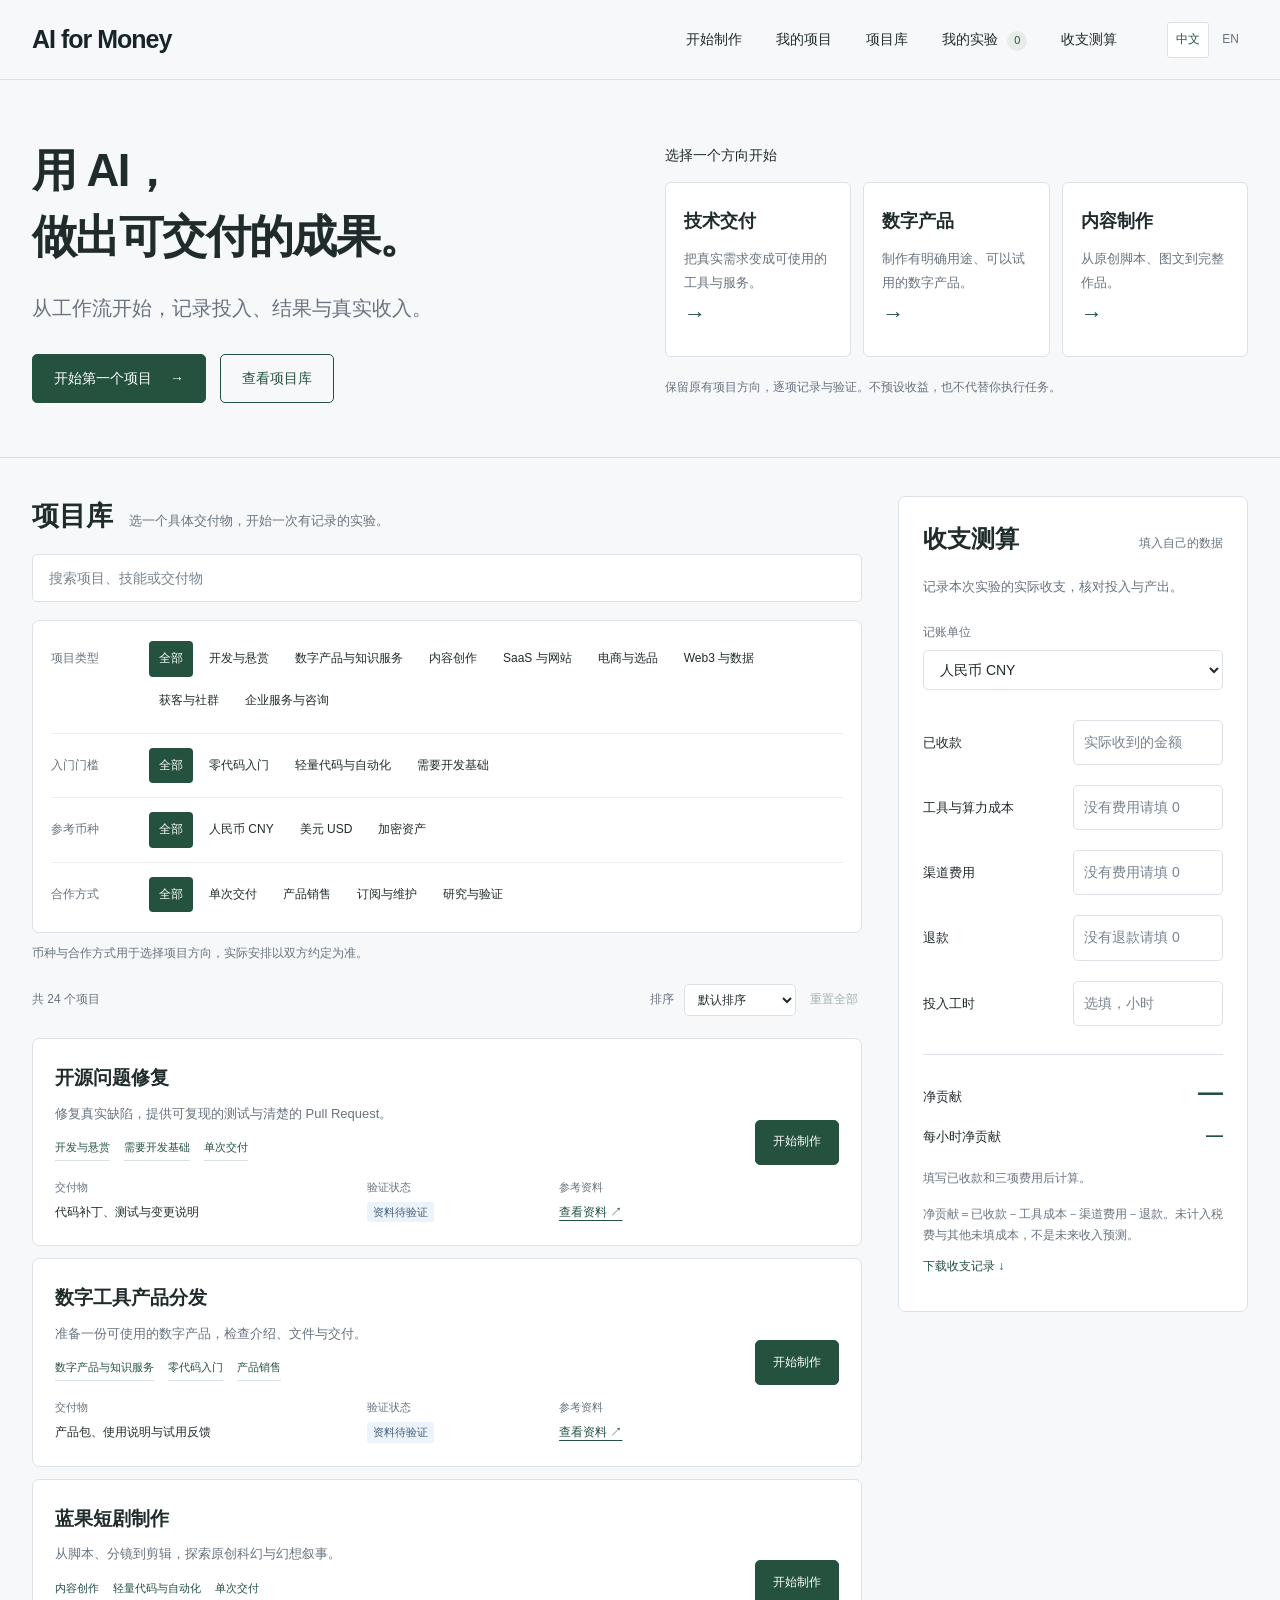
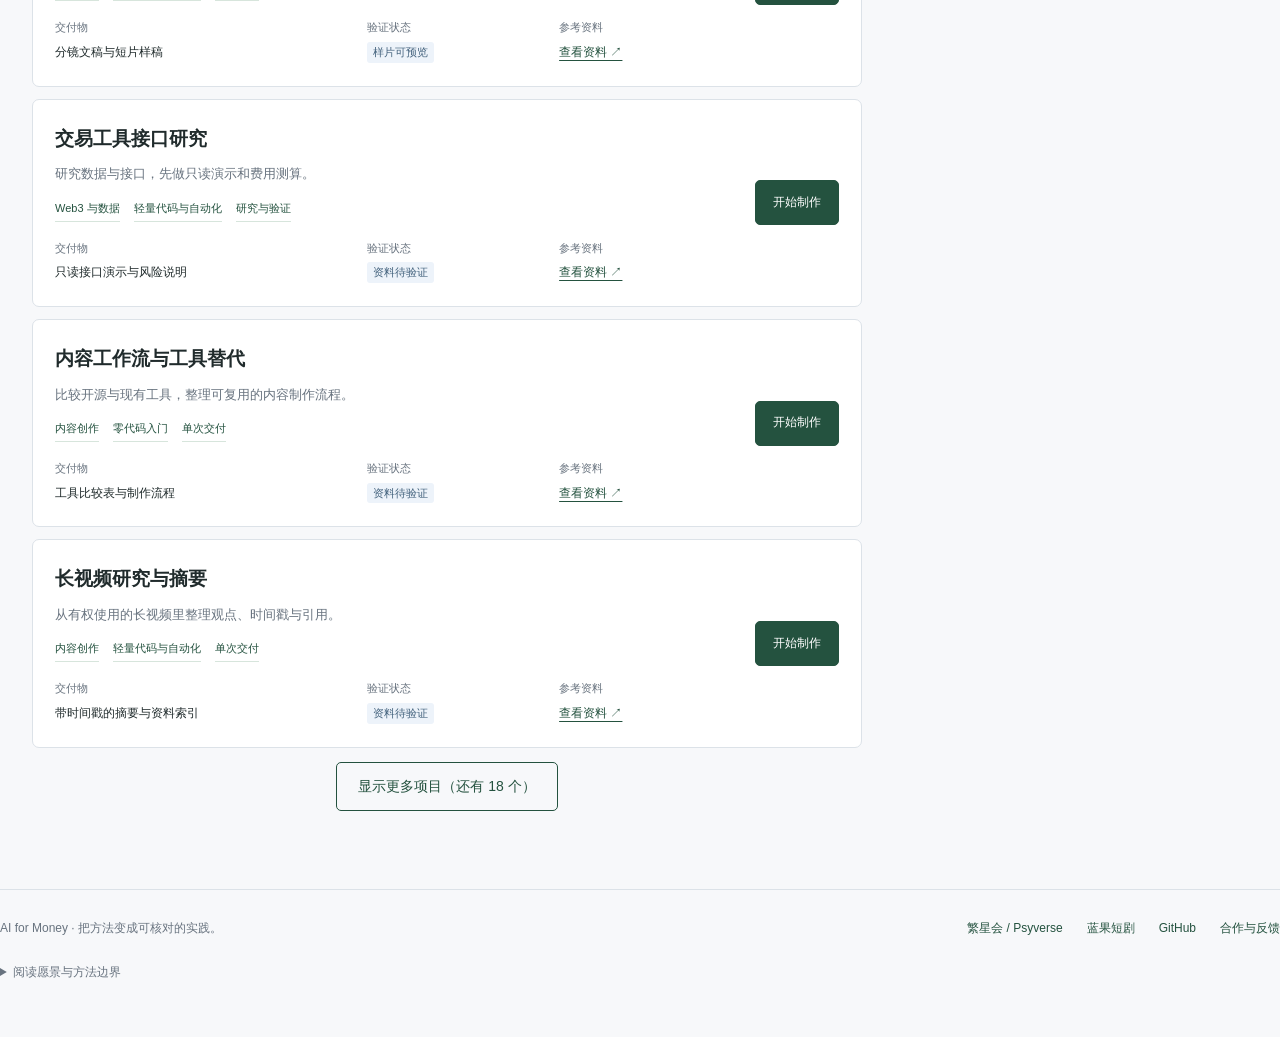
<file: index.html>
<!doctype html><html lang="zh-CN"><head><meta charset="utf-8"><meta name="viewport" content="width=device-width,initial-scale=1"><title>AI for Money · 从工作流到真实交付</title><meta name="description" content="探索 AI 辅助的技术交付、数字产品与内容制作。筛选二十四个项目方向，记录自己的实验、投入、结果与真实收入。"><link rel="canonical" href="https://ai-for-money.psyverse.fun/"><meta name="theme-color" content="#f7f8fa"><meta property="og:title" content="AI for Money · 用 AI，做出可交付的成果。"><meta property="og:description" content="从工作流开始，记录投入、结果与真实收入。"><meta property="og:image" content="https://ai-for-money.psyverse.fun/og.png"><link rel="stylesheet" href="/workbench.css"><script src="/i18n.js" defer></script><script src="/workbench.js" defer></script><script defer src="https://analytics-dashboard-two-blue.vercel.app/tracker.js"></script></head><body><a class="skip" href="#main">跳至正文</a><header class="header"><a class="brand" href="#top">AI for Money</a><nav aria-label="主导航"><a href="/start.html">开始制作</a><a href="/works.html">我的项目</a><a href="#library">项目库</a><button id="open-experiments" type="button">我的实验 <span id="experiment-count">0</span></button><a href="#calculator">收支测算</a></nav><div class="language-switch" role="group" aria-label="Language"><button type="button" data-language="zh" aria-pressed="true" lang="zh-CN">中文</button><button type="button" data-language="en" aria-pressed="false" lang="en">EN</button></div></header><main id="main"><section class="hero" id="top"><div><h1>用 AI，<br>做出可交付的成果。</h1><p>从工作流开始，记录投入、结果与真实收入。</p><div class="actions"><a class="button primary" href="/start.html">开始第一个项目 <span aria-hidden="true">→</span></a><a class="button" href="#library">查看项目库</a></div></div><div class="start" id="start"><h2>选择一个方向开始</h2><div class="start-grid"><button type="button" data-start="tech"><strong>技术交付</strong><span>把真实需求变成可使用的工具与服务。</span><span aria-hidden="true">→</span></button><button type="button" data-start="digital"><strong>数字产品</strong><span>制作有明确用途、可以试用的数字产品。</span><span aria-hidden="true">→</span></button><button type="button" data-start="content"><strong>内容制作</strong><span>从原创脚本、图文到完整作品。</span><span aria-hidden="true">→</span></button></div><p class="small muted">保留原有项目方向，逐项记录与验证。不预设收益，也不代替你执行任务。</p></div></section><div class="workspace"><section id="library" class="library"><div class="section-head"><h2>项目库</h2><p>选一个具体交付物，开始一次有记录的实验。</p></div><label class="search-label" for="search">搜索项目、技能或交付物</label><input type="search" id="search" placeholder="搜索项目、技能或交付物" autocomplete="off"><div class="filter-matrix" aria-label="组合筛选"><div class="facet-row"><span class="facet-label">项目类型</span><div class="facet-options" role="group" aria-label="项目类型"><button type="button" data-dimension="type" data-value="all" aria-pressed="true">全部</button><button type="button" data-dimension="type" data-value="dev" aria-pressed="false">开发与悬赏</button><button type="button" data-dimension="type" data-value="vending" aria-pressed="false">数字产品与知识服务</button><button type="button" data-dimension="type" data-value="content" aria-pressed="false">内容创作</button><button type="button" data-dimension="type" data-value="saas" aria-pressed="false">SaaS 与网站</button><button type="button" data-dimension="type" data-value="ecommerce" aria-pressed="false">电商与选品</button><button type="button" data-dimension="type" data-value="web3" aria-pressed="false">Web3 与数据</button><button type="button" data-dimension="type" data-value="traffic" aria-pressed="false">获客与社群</button><button type="button" data-dimension="type" data-value="consulting" aria-pressed="false">企业服务与咨询</button></div></div><div class="facet-row"><span class="facet-label">入门门槛</span><div class="facet-options" role="group" aria-label="入门门槛"><button type="button" data-dimension="difficulty" data-value="all" aria-pressed="true">全部</button><button type="button" data-dimension="difficulty" data-value="no-code" aria-pressed="false">零代码入门</button><button type="button" data-dimension="difficulty" data-value="low-code" aria-pressed="false">轻量代码与自动化</button><button type="button" data-dimension="difficulty" data-value="hardcore" aria-pressed="false">需要开发基础</button></div></div><div class="facet-row"><span class="facet-label">参考币种</span><div class="facet-options" role="group" aria-label="参考币种"><button type="button" data-dimension="currency" data-value="all" aria-pressed="true">全部</button><button type="button" data-dimension="currency" data-value="cny" aria-pressed="false">人民币 CNY</button><button type="button" data-dimension="currency" data-value="usd" aria-pressed="false">美元 USD</button><button type="button" data-dimension="currency" data-value="crypto" aria-pressed="false">加密资产</button></div></div><div class="facet-row"><span class="facet-label">合作方式</span><div class="facet-options" role="group" aria-label="合作方式"><button type="button" data-dimension="model" data-value="all" aria-pressed="true">全部</button><button type="button" data-dimension="model" data-value="once" aria-pressed="false">单次交付</button><button type="button" data-dimension="model" data-value="product" aria-pressed="false">产品销售</button><button type="button" data-dimension="model" data-value="subscription" aria-pressed="false">订阅与维护</button><button type="button" data-dimension="model" data-value="research" aria-pressed="false">研究与验证</button></div></div></div><p class="small muted facet-note">币种与合作方式用于选择项目方向，实际安排以双方约定为准。</p><div id="active-filters" class="active-filters" aria-label="已选筛选条件"></div><div class="results-toolbar"><span id="result-count" class="small muted" role="status">正在加载资料…</span><div class="result-actions"><label for="project-sort">排序</label><select id="project-sort"><option value="default">默认排序</option><option value="difficulty">入门门槛优先</option><option value="name">名称排序</option></select><button type="button" class="text-button" id="reset-all-filters" disabled>重置全部</button></div></div><div id="project-list"></div><noscript><p>启用 JavaScript 可筛选项目、管理实验与计算收支。<a href="/recipes.json">也可读取完整项目资料。</a></p></noscript></section><aside class="calculator" id="calculator" aria-labelledby="calculator-title"><div class="section-head"><h2 id="calculator-title">收支测算</h2><span class="small muted">填入自己的数据</span></div><p class="muted">记录本次实验的实际收支，核对投入与产出。</p><form id="cost-form"><label for="currency">记账单位</label><select id="currency" name="currency"><option value="CNY">人民币 CNY</option><option value="USD">美元 USD</option></select><div class="cost-fields"><label for="cost-received">已收款<input id="cost-received" name="received" type="number" min="0" max="1000000000000" step="0.01" inputmode="decimal" placeholder="实际收到的金额"></label><label for="cost-tools">工具与算力成本<input id="cost-tools" name="tools" type="number" min="0" max="1000000000000" step="0.01" inputmode="decimal" placeholder="没有费用请填 0"></label><label for="cost-fees">渠道费用<input id="cost-fees" name="fees" type="number" min="0" max="1000000000000" step="0.01" inputmode="decimal" placeholder="没有费用请填 0"></label><label for="cost-refunds">退款<input id="cost-refunds" name="refunds" type="number" min="0" max="1000000000000" step="0.01" inputmode="decimal" placeholder="没有退款请填 0"></label><label for="cost-hours">投入工时<input id="cost-hours" name="hours" type="number" min="0" max="1000000000000" step="0.1" inputmode="decimal" placeholder="选填，小时"></label></div><div class="cost-result" aria-live="polite"><div><span>净贡献</span><output id="net-result">—</output></div><div><span>每小时净贡献</span><output id="hourly-result">—</output></div><p id="cost-message" class="small muted">填写已收款和三项费用后计算。</p></div><p class="small muted formula">净贡献＝已收款－工具成本－渠道费用－退款。未计入税费与其他未填成本，不是未来收入预测。</p><button type="button" id="export-cost" class="text-button">下载收支记录 ↓</button></form></aside></div></main><footer><p>AI for Money · 把方法变成可核对的实践。</p><div><a href="https://psyverse.fun/">繁星会 / Psyverse</a><a href="https://bluefruit.psyverse.fun/">蓝果短剧</a><a href="https://github.com/gewenbo888/ai-for-money">GitHub</a><a href="mailto:gewenbo888@gmail.com">合作与反馈</a></div><details><summary>阅读愿景与方法边界</summary><p>我们关注 AI 如何帮助个人提高交付能力，并通过真实需求获得回报。项目库是研究与实验起点；资料状态、自己勾选的进度和实际收款是不同的记录。界面不会自动下单、交易、发送消息或启动赚钱任务。</p><a href="https://github.com/gewenbo888/ai-for-money/blob/main/MANIFESTO_8_BILLION.md">查看原始愿景文稿 ↗</a></details></footer><dialog id="project-dialog" aria-labelledby="project-title"><button type="button" class="dialog-close" aria-label="关闭项目详情">×</button><div id="project-detail"></div></dialog><dialog id="experiments-dialog" aria-labelledby="experiments-title"><button type="button" class="dialog-close" aria-label="关闭我的实验">×</button><h2 id="experiments-title">我的实验</h2><p class="muted small">保存在当前浏览器。勾选表示你自己的记录，不代表平台核验。</p><div id="experiment-list"></div><button type="button" class="button" id="export-experiments">下载实验记录 ↓</button></dialog><p class="toast" id="toast" role="status" hidden></p></body></html>
</file>
<file: workbench.css>
:root{--bg:#f7f8fa;--surface:#fff;--ink:#202b2c;--muted:#68737f;--green:#24523f;--line:#dce2e8;--soft:#eef2f3;--sans:-apple-system,BlinkMacSystemFont,"PingFang SC","Microsoft YaHei",sans-serif;color-scheme:light;scroll-padding-top:92px}*{box-sizing:border-box}html{scroll-behavior:smooth}body{margin:0;background:var(--bg);color:var(--ink);font:16px/1.8 var(--sans)}button,input,select,textarea{font:inherit}button,a,input,textarea,select{-webkit-tap-highlight-color:transparent}button{cursor:pointer}a{color:var(--green);text-underline-offset:4px}button:focus-visible,a:focus-visible,input:focus-visible,textarea:focus-visible,select:focus-visible,summary:focus-visible{outline:2px solid var(--green);outline-offset:4px}button[hidden],[hidden]{display:none!important}h1,h2,h3,p{margin:0}button{color:inherit}.skip{position:fixed;left:12px;top:10px;z-index:50;padding:10px;background:var(--green);color:white;transform:translateY(-180%)}.skip:focus{transform:none}.header{display:flex;align-items:center;gap:50px;border-bottom:1px solid var(--line);padding:20px max(32px,calc((100vw - 1440px)/2));min-height:80px}.brand{font-size:25px;line-height:1.4;font-weight:700;color:#17252a;text-decoration:none;letter-spacing:-.04em}.header nav{display:flex;gap:34px;align-items:center;font-size:14px}.header nav a,.header nav button{color:var(--ink);text-decoration:none;white-space:nowrap}.header nav button{border:0;background:none;padding:6px 0}#experiment-count{display:inline-block;min-width:20px;text-align:center;margin-left:5px;font-size:11px;color:var(--green);background:#e6ede9;border-radius:20px;padding:0 5px}.hero{max-width:1504px;margin:auto;padding:58px 32px 54px;display:grid;grid-template-columns:minmax(0,1fr) minmax(0,1fr);gap:50px;align-items:center;border-bottom:1px solid var(--line)}.hero h1{font-size:clamp(36px,3.55vw,55px);font-weight:650;letter-spacing:-.035em;line-height:1.45}.hero>div>p{margin-top:20px;color:var(--muted);font-size:20px}.actions{display:flex;gap:14px;flex-wrap:wrap;margin-top:28px;align-items:center}.button{display:inline-flex;align-items:center;justify-content:center;gap:18px;border:1px solid var(--green);background:none;border-radius:5px;color:var(--green);padding:11px 21px;min-height:45px;text-decoration:none;font-size:14px;font-weight:500}.button.primary{background:var(--green);color:#fff}.button:hover{background:#eaf0ec}.button.primary:hover{background:#153f2d}.start{scroll-margin-top:30px}.start h2{font-size:14px;font-weight:500;margin-bottom:14px}.start-grid{display:grid;grid-template-columns:repeat(3,minmax(0,1fr));gap:12px}.start-grid button{min-width:0;display:flex;flex-direction:column;align-items:flex-start;text-align:left;padding:22px 18px;border:1px solid var(--line);border-radius:6px;background:var(--surface);min-height:174px}.start-grid button:hover{border-color:var(--green);background:#f0f7f2}.start-grid strong{font-size:18px;font-weight:600}.start-grid span{font-size:13px;color:var(--muted);margin-top:10px}.start-grid span:last-child{font-size:22px;color:var(--green);margin-top:auto}.start>p{margin-top:14px}.small{font-size:12px;line-height:1.8}.muted{color:var(--muted)}.workspace{max-width:1504px;margin:auto;padding:38px 32px 64px;display:grid;grid-template-columns:minmax(0,1fr) 350px;gap:36px;align-items:start}.section-head{display:flex;align-items:baseline;gap:16px;margin-bottom:18px;flex-wrap:wrap}.section-head h2{font-size:27px;line-height:1.5;font-weight:600}.section-head p{font-size:13px;color:var(--muted)}.library{min-width:0;scroll-margin-top:28px}.search-label{position:absolute;width:1px;height:1px;overflow:hidden;clip-path:inset(50%)}input,select,textarea{color:var(--ink);border:1px solid var(--line);background:var(--surface);border-radius:5px;padding:10px 12px;min-width:0;max-width:100%;font-size:14px}input::placeholder,textarea::placeholder{color:#78848f}#search{width:100%;min-height:48px;padding-inline:16px}.filter-row{display:flex;align-items:center;justify-content:space-between;gap:12px;margin:14px 0 20px;flex-wrap:wrap}.filters{display:flex;gap:7px;flex-wrap:wrap}.filters button{background:#edf0f2;border:0;border-radius:5px;min-height:37px;padding:7px 13px;font-size:13px;color:var(--ink)}.filters button[aria-pressed=true]{background:var(--green);color:white}.project-row{display:flex;align-items:center;justify-content:space-between;gap:24px;padding:22px;border:1px solid var(--line);border-radius:7px;background:var(--surface);margin-bottom:12px}.project-copy{min-width:0;flex:1}.project-title{border:0;padding:0;background:none;text-align:left;font-size:19px;font-weight:600;line-height:1.5}.project-title:hover{color:var(--green)}.project-copy>p{color:var(--muted);font-size:13px;line-height:1.8;margin-top:7px}.project-meta{display:grid;grid-template-columns:minmax(0,1.7fr) minmax(0,1fr) minmax(0,1fr);gap:20px;margin-top:17px;font-size:12px}.project-meta>div>span{display:block;color:var(--muted);font-size:11px;margin-bottom:4px}.project-meta strong{font-weight:400;line-height:1.7}.verification{color:#42617c;background:#edf3fa;display:inline-block;padding:1px 6px;border-radius:3px;font-size:11px}.project-meta a{font-size:12px}.project-start{flex:none;padding:10px 17px;font-size:12px}.load-more{margin:14px auto;display:flex}.empty{text-align:center;padding:54px 24px;border:1px dashed var(--line);border-radius:6px}.empty h3{font-size:20px}.empty p{color:var(--muted);font-size:14px;margin:12px 0 22px}
.calculator{padding:24px;border:1px solid var(--line);border-radius:7px;background:var(--surface);position:sticky;top:24px;scroll-margin-top:28px}.calculator .section-head{gap:10px;justify-content:space-between}.calculator .section-head h2{font-size:24px}.calculator>p{font-size:13px;margin-bottom:24px}.calculator form>label{font-size:12px;color:var(--muted);display:block;margin-bottom:6px}.calculator select{width:100%;margin-bottom:10px}.cost-fields label{display:grid;grid-template-columns:minmax(0,1fr) 150px;gap:12px;align-items:center;font-size:13px;margin:20px 0}.cost-fields input{width:100%;padding:9px 10px}.cost-result{border-top:1px solid var(--line);margin-top:28px;padding-top:20px}.cost-result>div{display:flex;justify-content:space-between;gap:12px;align-items:baseline;margin-bottom:14px;font-size:13px}.cost-result output{font-size:25px;line-height:1.4;font-weight:600;color:var(--green);overflow-wrap:anywhere}.cost-result>div:nth-child(2) output{font-size:17px}.cost-result>p{margin-top:20px}.formula{margin-top:14px}.text-button{border:0;background:none;min-height:40px;padding:8px 0;color:var(--green);font-size:12px;text-align:left}
footer{max-width:1440px;margin:auto;padding:28px 0 44px;border-top:1px solid var(--line);color:var(--muted);font-size:12px;display:grid;grid-template-columns:1fr auto;gap:18px 30px}footer>div{display:flex;gap:24px;flex-wrap:wrap}footer a{text-decoration:none}footer details{grid-column:1/-1;max-width:900px;line-height:1.9}footer summary{cursor:pointer;min-height:36px;padding:4px 0}footer details p{margin:12px 0}dialog{width:720px;max-width:calc(100vw - 36px);max-height:88svh;padding:36px;border:1px solid var(--line);border-radius:9px;background:var(--surface);color:var(--ink)}dialog::backdrop{background:#172a3970;backdrop-filter:blur(3px)}.dialog-close{position:absolute;right:12px;top:10px;width:38px;height:38px;border:0;background:none;color:var(--muted);font-size:27px}dialog h2{font-size:28px;line-height:1.6;margin:12px 24px 14px 0}dialog h3{font-size:17px;margin:24px 0 12px}dialog p{font-size:14px;color:var(--muted);line-height:1.9}dialog ul,dialog ol{padding-left:22px;font-size:14px;line-height:2}.deliverable{padding:18px;background:var(--soft);margin:24px 0;border-radius:5px}.deliverable span{display:block;font-size:12px;color:var(--muted)}.deliverable strong{display:block;font-size:18px;margin-top:5px;font-weight:500}.reference-link{display:inline-block;margin-top:16px;font-size:13px}.experiment-card{padding:20px 0;border-bottom:1px solid var(--line)}.experiment-heading{display:flex;align-items:baseline;justify-content:space-between;gap:14px}.experiment-heading h3{margin:0;font-size:18px}.experiment-checks{margin:16px 0}.experiment-checks label{display:flex;gap:12px;align-items:center;font-size:14px;padding:7px 0;cursor:pointer}.experiment-checks input{width:17px;height:17px;accent-color:var(--green);flex:none}.notes-label{display:block;font-size:12px;color:var(--muted);margin-bottom:8px}.experiment-card textarea{width:100%;resize:vertical}.experiment-progress{margin-top:8px}.toast{position:fixed;z-index:100;left:50%;bottom:24px;transform:translateX(-50%);max-width:calc(100vw - 32px);width:max-content;background:#203c30;color:#fff;padding:12px 20px;border-radius:5px;font-size:14px;box-shadow:0 4px 20px #10201820}#export-experiments{margin-top:24px}
@media(max-width:1100px){.hero{grid-template-columns:1fr;gap:36px}.hero h1 br{display:none}.hero h1{font-size:42px}.start-grid{grid-template-columns:repeat(3,minmax(0,1fr))}.start-grid button{min-height:145px}.workspace{grid-template-columns:minmax(0,1fr) 300px;gap:24px}.calculator{padding:20px}.cost-fields label{grid-template-columns:1fr 125px}.project-row{padding:20px;display:block}.project-start{margin-top:18px}.project-meta{gap:12px}footer{margin:0 32px}.hero>div>p{font-size:18px}}
@media(max-width:760px){.header{padding:18px 20px;display:block}.brand{font-size:24px}.header nav{gap:26px;font-size:13px;margin-top:15px;overflow:auto;white-space:nowrap;padding-bottom:3px}.hero{padding:38px 20px 36px;gap:32px}.hero h1{font-size:clamp(32px,7.8vw,42px);line-height:1.5}.hero>div>p{font-size:16px;line-height:1.9}.hero h1 br{display:block}.actions{gap:10px;margin-top:24px}.button{font-size:13px;padding:10px 16px;gap:12px}.start-grid{grid-template-columns:1fr;gap:9px}.start-grid button{min-height:0;padding:16px;display:grid;grid-template-columns:1fr auto}.start-grid strong{font-size:16px}.start-grid span{grid-column:1;margin-top:6px;font-size:13px}.start-grid span:last-child{grid-column:2;grid-row:1/3;font-size:22px;margin:auto 0 auto 16px}.start h2{font-size:13px}.workspace{grid-template-columns:1fr;padding:32px 20px 44px;gap:36px}.section-head{display:block}.section-head h2{font-size:26px}.section-head p{margin-top:8px}.filter-row{gap:12px}.filters{gap:6px}.filters button{font-size:12px;padding-inline:11px}.project-row{padding:20px 16px}.project-title{font-size:18px}.project-meta{grid-template-columns:1fr 1fr;gap:13px}.project-meta>div:first-child{grid-column:1/-1}.project-meta>div:last-child{justify-self:start}.project-start{width:100%;margin-top:18px}.calculator{position:static;padding:22px}.calculator .section-head{display:flex}.cost-fields label{grid-template-columns:1fr 155px}.cost-result output{font-size:23px}.calculator .section-head h2{font-size:24px}footer{margin:0 20px;display:block;padding-bottom:32px}footer>div{margin:16px 0;gap:18px}dialog{padding:30px 20px;max-height:90svh}dialog h2{font-size:24px;margin-right:20px}.experiment-heading h3{font-size:16px}.toast{font-size:12px}.small{font-size:11px}}
@media(prefers-reduced-motion:reduce){html{scroll-behavior:auto}}

.hero .start>p{font-size:12px;line-height:1.8}

.language-switch{display:flex;gap:4px;align-items:center;flex:none}.language-switch button{border:0;background:transparent;color:var(--muted);padding:7px 9px;min-height:36px;font-size:12px;white-space:nowrap;border-radius:3px}.language-switch button[aria-pressed=true]{color:var(--text,var(--green));background:var(--surface);box-shadow:inset 0 0 0 1px var(--line)}.header nav{margin-left:auto}html[lang=en] .hero-copy h1{font-family:Georgia,serif;font-size:clamp(48px,5vw,76px);line-height:1.2;letter-spacing:-.03em}html[lang=en] .hero h1{overflow-wrap:normal}html[lang=en] .pipeline h3{font-size:21px}html[lang=en] .screening-caption{flex-wrap:wrap}html[lang=en] .section-head h2{line-height:1.3}@media(max-width:1000px){.header{gap:16px}.header nav{gap:16px}}@media(max-width:760px){.header{position:relative}.language-switch{position:absolute;right:14px;top:16px}.header nav{margin-left:0}.header nav a{flex:none}html[lang=en] .header nav{gap:20px;font-size:11px;justify-content:flex-start}html[lang=en] .hero-copy h1{font-size:clamp(39px,10vw,62px)}html[lang=en] .hero h1{font-size:clamp(32px,8.1vw,42px)}html[lang=en] .start-grid strong{font-size:15px}html[lang=en] .filters button{padding-inline:10px;font-size:11px}html[lang=en] .cost-fields label{grid-template-columns:minmax(0,1fr) minmax(0,145px);font-size:12px}html[lang=en] .calculator .section-head{flex-wrap:wrap}html[lang=en] .brand span{display:none}}

/* Reserve space for the shared Psyverse bar only while it is visible. */
html:has(>[id="ψ-bar"]:not(.ψ-hidden)) body{padding-top:32px}
@media(max-width:640px){html:has(>[id="ψ-bar"]:not(.ψ-hidden)) body{padding-top:30px}}

/* A late-loading shared bar must not anchor the page back over the header. */
html{overflow-anchor:none}

.filter-matrix{margin-top:18px;border:1px solid var(--line);border-radius:7px;background:var(--surface);padding:6px 18px}.facet-row{display:grid;grid-template-columns:84px minmax(0,1fr);gap:14px;padding:14px 0;border-bottom:1px solid #edf0f2;align-items:start}.facet-row:last-child{border:0}.facet-label{font-size:12px;color:var(--muted);padding-top:7px}.facet-options{display:flex;flex-wrap:wrap;gap:6px}.facet-options button{border:0;border-radius:4px;background:transparent;color:var(--ink);padding:7px 10px;font-size:12px;min-height:34px;text-align:left}.facet-options button:hover{background:#edf3ef}.facet-options button[aria-pressed=true]{background:var(--green);color:white}.facet-note{margin-top:10px}.active-filters{display:flex;flex-wrap:wrap;gap:8px;margin-top:16px}.filter-chip{display:flex;gap:6px;align-items:center;background:#e7efe9;border:1px solid #c9dbce;color:var(--green);padding:5px 10px;border-radius:4px;font-size:12px;min-height:32px}.filter-chip span:last-child{font-size:17px;margin-left:5px}.results-toolbar{display:flex;justify-content:space-between;align-items:center;gap:14px;flex-wrap:wrap;padding:15px 0 18px}.result-actions{display:flex;align-items:center;gap:10px}.result-actions label{font-size:12px;color:var(--muted)}.result-actions select{font-size:12px;padding:7px 9px;max-width:190px}.result-actions button{font-size:12px;padding:5px 4px}.result-actions button:disabled{opacity:.4;cursor:default}.project-tags{display:flex;gap:6px 14px;flex-wrap:wrap;margin-top:13px;font-size:11px;color:var(--green)}.project-tags span{border-bottom:1px solid #d7e5dc;padding-bottom:2px}
@media(max-width:760px){.filter-matrix{padding:3px 14px}.facet-row{grid-template-columns:1fr;gap:5px;padding:12px 0}.facet-label{padding-top:0;font-size:11px}.facet-options{gap:5px}.facet-options button{padding:7px 9px;font-size:12px}.results-toolbar{gap:10px}.result-actions{gap:8px;flex-wrap:wrap}.result-actions select{max-width:175px}.filter-chip{font-size:11px}html[lang=en] .facet-options button{font-size:11px}html[lang=en] .result-actions select{max-width:172px}}
.filter-chip{max-width:100%;text-align:left}.filter-chip span{min-width:0;overflow-wrap:anywhere}.filter-chip span:first-child,.filter-chip span:last-child{flex:none}
</file>
